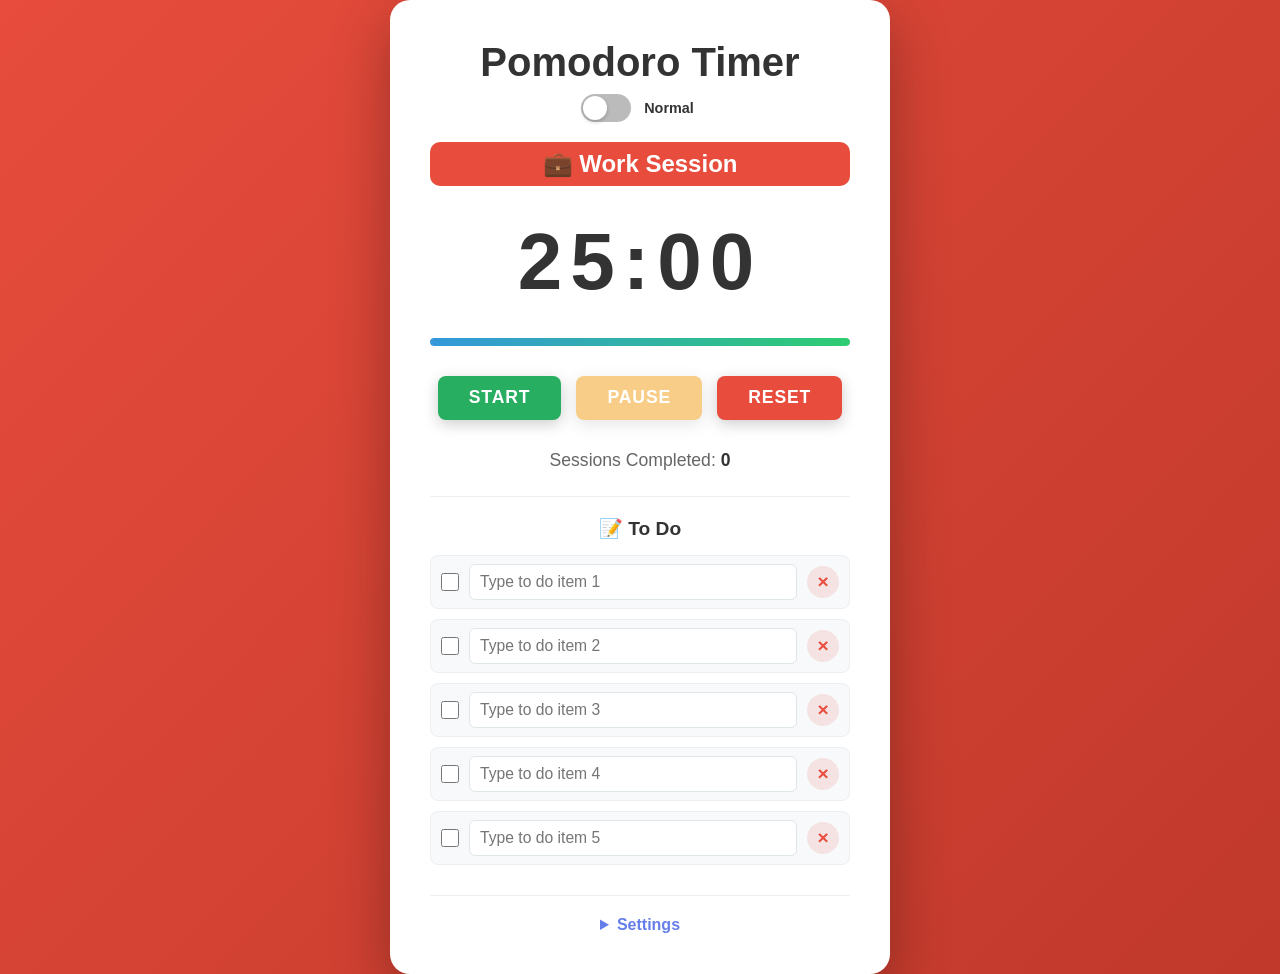
<file: index.html>
<!DOCTYPE html>
<html lang="en">
<head>
    <meta charset="UTF-8">
    <meta name="viewport" content="width=device-width, initial-scale=1.0">
    <title>Pomodoro Timer</title>
    <link rel="stylesheet" href="styles.css">
</head>
<body>
    <div class="container">
        <header>
            <div class="header-top">
                <h1>Pomodoro Timer</h1>
                <div class="theme-switcher">
                    <label class="toggle-switch" title="Toggle between Normal and Industrial theme">
                        <input type="checkbox" id="themeToggle" class="toggle-checkbox">
                        <span class="slider"></span>
                        <span class="theme-label">Normal</span>
                    </label>
                </div>
            </div>
        </header>

        <main class="timer-section">
            <!-- Session indicator -->
            <div class="session-label" id="sessionLabel">Work Session</div>

            <!-- Timer display -->
            <div class="timer-display" id="timerDisplay">25:00</div>

            <!-- Progress bar (visual feedback) -->
            <div class="progress-bar">
                <div class="progress-fill" id="progressFill"></div>
            </div>

            <!-- Control buttons -->
            <div class="button-group">
                <button class="btn btn-start" id="startBtn">Start</button>
                <button class="btn btn-pause" id="pauseBtn" disabled>Pause</button>
                <button class="btn btn-reset" id="resetBtn">Reset</button>
            </div>

            <!-- Session counter -->
            <div class="session-counter">
                <p>Sessions Completed: <span id="sessionsCompleted">0</span></p>
            </div>

            <!-- To Do List -->
            <div class="todo-section">
                <h2>📝 To Do</h2>
                <div class="todo-list">
                    <div class="todo-item">
                        <input type="checkbox" class="todo-checkbox" id="todo1">
                        <input type="text" class="todo-input" id="todoText1" placeholder="Type to do item 1">
                        <button type="button" class="todo-delete-btn" aria-label="Delete to do item">×</button>
                    </div>
                    <div class="todo-item">
                        <input type="checkbox" class="todo-checkbox" id="todo2">
                        <input type="text" class="todo-input" id="todoText2" placeholder="Type to do item 2">
                        <button type="button" class="todo-delete-btn" aria-label="Delete to do item">×</button>
                    </div>
                    <div class="todo-item">
                        <input type="checkbox" class="todo-checkbox" id="todo3">
                        <input type="text" class="todo-input" id="todoText3" placeholder="Type to do item 3">
                        <button type="button" class="todo-delete-btn" aria-label="Delete to do item">×</button>
                    </div>
                    <div class="todo-item">
                        <input type="checkbox" class="todo-checkbox" id="todo4">
                        <input type="text" class="todo-input" id="todoText4" placeholder="Type to do item 4">
                        <button type="button" class="todo-delete-btn" aria-label="Delete to do item">×</button>
                    </div>
                    <div class="todo-item">
                        <input type="checkbox" class="todo-checkbox" id="todo5">
                        <input type="text" class="todo-input" id="todoText5" placeholder="Type to do item 5">
                        <button type="button" class="todo-delete-btn" aria-label="Delete to do item">×</button>
                    </div>
                </div>
            </div>
        </main>

        <!-- Optional settings panel (hidden by default) -->
        <footer class="settings-section">
            <details>
                <summary>Settings</summary>
                <div class="settings-content">
                    <div class="setting-item">
                        <label for="workDuration">Work Duration (minutes):</label>
                        <input type="number" id="workDuration" min="1" max="60" value="25">
                    </div>
                    <div class="setting-item">
                        <label for="breakDuration">Break Duration (minutes):</label>
                        <input type="number" id="breakDuration" min="1" max="30" value="5">
                    </div>
                    <div class="setting-item">
                        <label for="chimeSound">Chime Sound:</label>
                        <select id="chimeSound">
                            <option value="none">No Sound</option>
                            <option value="gong" selected>Warm Gong</option>
                            <option value="tada">Ta Da</option>
                        </select>
                    </div>
                    <button class="btn btn-update-settings" id="updateSettingsBtn">Apply Settings</button>
                </div>
            </details>
        </footer>
    </div>

    <script src="script.js"></script>
</body>
</html>
</file>
<file: styles.css>
/* Global Styles */
* {
    margin: 0;
    padding: 0;
    box-sizing: border-box;
}

body {
    font-family: 'Segoe UI', Tahoma, Geneva, Verdana, sans-serif;
    background: linear-gradient(135deg, #667eea 0%, #764ba2 100%);
    min-height: 100vh;
    display: flex;
    justify-content: center;
    align-items: center;
    transition: background 0.5s ease;
}

/* Container */
.container {
    background: white;
    border-radius: 20px;
    padding: 40px;
    box-shadow: 0 20px 60px rgba(0, 0, 0, 0.3);
    text-align: center;
    max-width: 500px;
    width: 90%;
    transition: all 0.5s ease;
}

header {
    display: flex;
    justify-content: center;
    align-items: center;
    width: 100%;
    margin-bottom: 20px;
}

.header-top {
    display: flex;
    flex-direction: column;
    justify-content: center;
    align-items: center;
    gap: 10px;
    width: 100%;
}

header h1 {
    color: #333;
    font-size: 2.5rem;
    margin: 0;
    text-align: center;
    white-space: nowrap;
    line-height: 1.1;
}

.theme-switcher {
    display: flex;
    align-items: center;
    gap: 10px;
    justify-content: center;
    width: 100%;
}

.toggle-switch {
    position: relative;
    display: inline-flex;
    align-items: center;
    gap: 8px;
    cursor: pointer;
    user-select: none;
}

.toggle-checkbox {
    display: none;
}

.slider {
    width: 50px;
    height: 28px;
    background-color: #bbb;
    border-radius: 20px;
    transition: all 0.3s ease;
    position: relative;
    display: inline-block;
}

.slider::before {
    content: '';
    position: absolute;
    height: 24px;
    width: 24px;
    border-radius: 50%;
    background-color: white;
    top: 2px;
    left: 2px;
    transition: all 0.3s ease;
    box-shadow: 0 2px 4px rgba(0, 0, 0, 0.2);
}

.toggle-checkbox:checked + .slider {
    background-color: #667eea;
}

.toggle-checkbox:checked + .slider::before {
    transform: translateX(22px);
}

.theme-label {
    font-size: 0.9rem;
    font-weight: 600;
    color: #333;
    min-width: 60px;
    transition: all 0.3s ease;
}

/* Industrial Theme Toggle Switch */
body.industrial-theme .toggle-switch {
    opacity: 0.9;
}

body.industrial-theme .slider {
    background-color: rgba(100, 120, 150, 0.6);
    border: 1px solid rgba(100, 200, 255, 0.3);
}

body.industrial-theme .toggle-checkbox:checked + .slider {
    background-color: #667eea;
    box-shadow: 0 0 10px rgba(100, 200, 255, 0.4);
}

body.industrial-theme .theme-label {
    color: #64c8ff;
}

/* Main Timer Section */
.timer-section {
    margin: 20px 0;
}

.session-label {
    font-size: 1.5rem;
    font-weight: 600;
    margin-bottom: 20px;
    min-height: 44px;
    display: flex;
    align-items: center;
    justify-content: center;
    color: white;
    border: 1px solid transparent;
    border-radius: 10px;
    transition: all 0.5s ease;
}

.session-label.work {
    background-color: #e74c3c;
    color: white;
}

.session-label.break {
    background-color: #27ae60;
    color: white;
}

/* Timer Display */
.timer-display {
    font-size: 5rem;
    font-weight: bold;
    color: #333;
    margin: 30px 0;
    font-variant-numeric: tabular-nums;
    letter-spacing: 0.1em;
    font-family: inherit;
    transition: color 0.5s ease, text-shadow 0.5s ease;
}

.timer-display.pulse {
    animation: pulse 0.6s ease-in-out;
}

@keyframes pulse {
    0%, 100% {
        transform: scale(1);
        text-shadow: 0 0 0 rgba(231, 76, 60, 0);
    }
    50% {
        transform: scale(1.1);
        text-shadow: 0 0 20px rgba(231, 76, 60, 0.8);
    }
}

/* Progress Bar */
.progress-bar {
    width: 100%;
    height: 8px;
    background-color: #ecf0f1;
    border-radius: 10px;
    overflow: hidden;
    margin: 20px 0;
    box-shadow: inset 0 2px 4px rgba(0, 0, 0, 0.1);
}

.progress-fill {
    height: 100%;
    background: linear-gradient(90deg, #3498db, #2ecc71);
    width: 100%;
    transition: width 0.1s linear;
    border-radius: 10px;
}

/* Button Group */
.button-group {
    display: flex;
    gap: 15px;
    justify-content: center;
    margin: 30px 0;
    flex-wrap: wrap;
}

.btn {
    padding: 12px 30px;
    font-size: 1.1rem;
    font-weight: 600;
    line-height: 1;
    min-height: 44px;
    border: 1px solid transparent;
    border-radius: 8px;
    cursor: pointer;
    transition: all 0.3s ease;
    text-transform: uppercase;
    letter-spacing: 0.05em;
    box-shadow: 0 4px 15px rgba(0, 0, 0, 0.2);
}

.btn:hover:not(:disabled) {
    transform: translateY(-2px);
    box-shadow: 0 6px 20px rgba(0, 0, 0, 0.3);
}

.btn:active:not(:disabled) {
    transform: translateY(0);
    box-shadow: 0 2px 10px rgba(0, 0, 0, 0.2);
}

.btn:disabled {
    opacity: 0.5;
    cursor: not-allowed;
}

.btn-start {
    background-color: #27ae60;
    color: white;
}

.btn-start:hover:not(:disabled) {
    background-color: #229954;
}

.btn-pause {
    background-color: #f39c12;
    color: white;
}

.btn-pause:hover:not(:disabled) {
    background-color: #e67e22;
}

.btn-reset {
    background-color: #e74c3c;
    color: white;
}

.btn-reset:hover:not(:disabled) {
    background-color: #c0392b;
}

/* Session Counter */
.session-counter {
    margin-top: 20px;
    font-size: 1.1rem;
    color: #666;
}

.session-counter span {
    font-weight: 700;
    color: #333;
}

/* Session To Do List */
.todo-section {
    margin-top: 25px;
    padding-top: 20px;
    border-top: 1px solid #ecf0f1;
    text-align: left;
}

.todo-section h2 {
    font-size: 1.2rem;
    color: #333;
    margin-bottom: 15px;
    text-align: center;
}

.todo-list {
    display: flex;
    flex-direction: column;
    gap: 10px;
}

.todo-item {
    display: flex;
    align-items: center;
    gap: 10px;
    padding: 8px 10px;
    border-radius: 8px;
    background-color: #f8f9fb;
    border: 1px solid #ecf0f1;
    transition: all 0.3s ease;
}

.todo-checkbox {
    width: 18px;
    height: 18px;
    accent-color: #667eea;
    cursor: pointer;
    flex: 0 0 auto;
}

.todo-input {
    flex: 1;
    padding: 8px 10px;
    font-size: 0.98rem;
    border: 1px solid #dfe6e9;
    border-radius: 6px;
    color: #333;
    background-color: white;
    transition: all 0.3s ease;
}

.todo-input:focus {
    outline: none;
    border-color: #667eea;
    box-shadow: 0 0 0 2px rgba(102, 126, 234, 0.12);
}

.todo-input.completed {
    text-decoration: line-through;
    color: #8e9aa5;
    background-color: #f3f5f7;
}

.todo-delete-btn {
    width: 32px;
    height: 32px;
    border: none;
    border-radius: 50%;
    background-color: rgba(231, 76, 60, 0.12);
    color: #e74c3c;
    font-size: 1.2rem;
    font-weight: 700;
    line-height: 1;
    cursor: pointer;
    flex: 0 0 auto;
    transition: all 0.25s ease;
}

.todo-delete-btn:hover {
    background-color: rgba(231, 76, 60, 0.22);
    transform: scale(1.05);
}

.todo-delete-btn:focus {
    outline: none;
    box-shadow: 0 0 0 2px rgba(231, 76, 60, 0.18);
}

.todo-item.completed {
    background-color: #eefaf1;
    border-color: #c9e9d4;
}

/* Settings Section */
.settings-section {
    margin-top: 30px;
    padding-top: 20px;
    border-top: 1px solid #ecf0f1;
}

.settings-section summary {
    cursor: pointer;
    color: #667eea;
    font-weight: 600;
    font-size: 1rem;
    user-select: none;
    transition: color 0.3s ease;
}

.settings-section summary:hover {
    color: #764ba2;
}

.settings-content {
    margin-top: 15px;
    display: flex;
    flex-direction: column;
    gap: 15px;
    align-items: center;
}

.setting-item {
    display: flex;
    align-items: center;
    gap: 10px;
    width: 100%;
    max-width: 300px;
}

.setting-item label {
    flex: 1;
    text-align: right;
    font-size: 0.95rem;
    color: #555;
}

.setting-item input {
    flex: 0.5;
    padding: 8px 10px;
    font-size: 1rem;
    border: 2px solid #ecf0f1;
    border-radius: 6px;
    transition: border-color 0.3s ease;
}

.setting-item select {
    flex: 0.5;
    padding: 8px 10px;
    font-size: 1rem;
    border: 2px solid #ecf0f1;
    border-radius: 6px;
    transition: border-color 0.3s ease;
    background-color: white;
    cursor: pointer;
}

.setting-item input:focus {
    outline: none;
    border-color: #667eea;
}

.setting-item select:focus {
    outline: none;
    border-color: #667eea;
}

.btn-update-settings {
    background-color: #667eea;
    color: white;
    margin-top: 10px;
}

.btn-update-settings:hover:not(:disabled) {
    background-color: #764ba2;
}

/* Body Transition for Work/Break Mode */
body.work-mode {
    background: linear-gradient(135deg, #e74c3c 0%, #c0392b 100%);
}

body.break-mode {
    background: linear-gradient(135deg, #27ae60 0%, #229954 100%);
}

/* Responsive Design */
/* Industrial Theme - Blade Runner Cyberpunk LED Aesthetic */
body.industrial-theme {
    background: linear-gradient(135deg, #0f0f14 0%, #1a1a24 30%, #0d0d12 70%, #161620 100%);
}

body.industrial-theme .container {
    background: linear-gradient(135deg, 
        rgba(24, 24, 32, 0.95) 0%, 
        rgba(18, 22, 32, 0.97) 50%, 
        rgba(20, 18, 30, 0.95) 100%);
    border: 2px solid rgba(150, 180, 200, 0.25);
    box-shadow: 
        inset 0 0 30px rgba(0, 0, 0, 0.8),
        0 0 50px rgba(0, 200, 255, 0.1),
        0 0 80px rgba(100, 150, 200, 0.05),
        0 20px 60px rgba(0, 0, 0, 0.7);
}

body.industrial-theme header h1 {
    color: #b0d0e8;
    text-shadow: 
        0 0 10px rgba(100, 180, 220, 0.4),
        0 0 20px rgba(50, 100, 150, 0.2);
}

body.industrial-theme .session-label {
    border-color: rgba(120, 160, 200, 0.4);
    text-shadow: 0 0 8px rgba(0, 0, 0, 0.6);
    background: linear-gradient(135deg, rgba(30, 30, 45, 0.8) 0%, rgba(25, 25, 40, 0.8) 100%);
}

body.industrial-theme .session-label.work {
    background: linear-gradient(135deg, rgba(180, 60, 60, 0.7) 0%, rgba(100, 30, 30, 0.7) 100%);
    border-color: rgba(220, 100, 100, 0.5);
    color: #ffb3b3;
    text-shadow: 0 0 12px rgba(255, 100, 100, 0.3);
}

body.industrial-theme .session-label.break {
    background: linear-gradient(135deg, rgba(60, 140, 100, 0.7) 0%, rgba(30, 90, 60, 0.7) 100%);
    border-color: rgba(100, 200, 150, 0.5);
    color: #b3e5cc;
    text-shadow: 0 0 12px rgba(100, 220, 150, 0.3);
}

body.industrial-theme .timer-display {
    color: #9bc4d8;
    text-shadow: 
        0 0 8px rgba(100, 180, 220, 0.3),
        0 0 20px rgba(50, 100, 150, 0.15),
        0 0 40px rgba(0, 100, 150, 0.1);
}

body.industrial-theme .progress-bar {
    background: linear-gradient(90deg, rgba(30, 40, 60, 0.6) 0%, rgba(25, 35, 55, 0.6) 100%);
    border: 1px solid rgba(100, 150, 180, 0.3);
    box-shadow: 
        inset 0 0 15px rgba(0, 0, 0, 0.6),
        inset 0 0 5px rgba(100, 180, 220, 0.1);
}

body.industrial-theme .progress-fill {
    background: linear-gradient(90deg, 
        rgba(100, 180, 220, 0.7) 0%, 
        rgba(80, 160, 200, 0.8) 50%, 
        rgba(100, 180, 220, 0.7) 100%);
    box-shadow: 
        0 0 10px rgba(100, 180, 220, 0.5),
        inset 0 1px 0 rgba(200, 240, 255, 0.3);
}

body.industrial-theme .btn {
    border-color: rgba(120, 160, 200, 0.4);
    text-shadow: 0 0 8px rgba(0, 0, 0, 0.7);
    box-shadow: 
        0 0 12px rgba(100, 150, 200, 0.15),
        inset 0 1px 0 rgba(200, 220, 240, 0.1),
        0 4px 15px rgba(0, 0, 0, 0.5);
    transition: all 0.2s ease;
}

body.industrial-theme .btn-start {
    background: linear-gradient(135deg, 
        rgba(70, 140, 100, 0.75) 0%, 
        rgba(40, 100, 70, 0.75) 100%);
    color: #a8d5b8;
}

body.industrial-theme .btn-start:hover:not(:disabled) {
    background: linear-gradient(135deg, 
        rgba(90, 160, 120, 0.85) 0%, 
        rgba(60, 120, 90, 0.85) 100%);
    box-shadow: 
        0 0 20px rgba(100, 200, 150, 0.4),
        inset 0 1px 0 rgba(200, 240, 200, 0.2),
        0 6px 20px rgba(0, 0, 0, 0.5);
}

body.industrial-theme .btn-pause {
    background: linear-gradient(135deg, 
        rgba(160, 120, 40, 0.75) 0%, 
        rgba(110, 80, 20, 0.75) 100%);
    color: #e5d5a8;
}

body.industrial-theme .btn-pause:hover:not(:disabled) {
    background: linear-gradient(135deg, 
        rgba(180, 140, 60, 0.85) 0%, 
        rgba(130, 100, 40, 0.85) 100%);
    box-shadow: 
        0 0 20px rgba(200, 160, 80, 0.4),
        inset 0 1px 0 rgba(240, 220, 160, 0.2),
        0 6px 20px rgba(0, 0, 0, 0.5);
}

body.industrial-theme .btn-reset {
    background: linear-gradient(135deg, 
        rgba(160, 70, 70, 0.75) 0%, 
        rgba(110, 40, 40, 0.75) 100%);
    color: #e5b8b8;
}

body.industrial-theme .btn-reset:hover:not(:disabled) {
    background: linear-gradient(135deg, 
        rgba(180, 90, 90, 0.85) 0%, 
        rgba(130, 60, 60, 0.85) 100%);
    box-shadow: 
        0 0 20px rgba(220, 100, 100, 0.4),
        inset 0 1px 0 rgba(240, 180, 180, 0.2),
        0 6px 20px rgba(0, 0, 0, 0.5);
}

body.industrial-theme .session-counter {
    color: rgba(150, 180, 200, 0.8);
}

body.industrial-theme .session-counter span {
    color: #b8d8e8;
    text-shadow: 0 0 8px rgba(100, 180, 220, 0.25);
}

body.industrial-theme .todo-section {
    border-top: 1px solid rgba(100, 150, 180, 0.25);
}

body.industrial-theme .todo-section h2 {
    color: #b0d0e8;
    text-shadow: 0 0 10px rgba(100, 180, 220, 0.25);
}

body.industrial-theme .todo-item {
    background: linear-gradient(135deg, rgba(22, 28, 40, 0.92) 0%, rgba(18, 24, 36, 0.92) 100%);
    border-color: rgba(100, 150, 180, 0.25);
}

body.industrial-theme .todo-checkbox {
    accent-color: #7fc7e8;
}

body.industrial-theme .todo-input {
    background-color: rgba(12, 18, 28, 0.95);
    border: 1px solid rgba(100, 150, 180, 0.3);
    color: #c2d8e8;
}

body.industrial-theme .todo-input:focus {
    border-color: rgba(120, 180, 220, 0.55);
    box-shadow: 0 0 0 2px rgba(100, 180, 220, 0.15);
}

body.industrial-theme .todo-input.completed {
    color: rgba(150, 180, 200, 0.7);
    background-color: rgba(10, 16, 24, 0.96);
}

body.industrial-theme .todo-delete-btn {
    background-color: rgba(180, 70, 70, 0.12);
    color: #ffb3b3;
    border: 1px solid rgba(220, 100, 100, 0.25);
}

body.industrial-theme .todo-delete-btn:hover {
    background-color: rgba(180, 70, 70, 0.25);
    box-shadow: 0 0 12px rgba(220, 100, 100, 0.2);
}

body.industrial-theme .todo-delete-btn:focus {
    box-shadow: 0 0 0 2px rgba(220, 100, 100, 0.2);
}

body.industrial-theme .todo-item.completed {
    background: linear-gradient(135deg, rgba(18, 34, 30, 0.95) 0%, rgba(14, 28, 24, 0.95) 100%);
    border-color: rgba(100, 200, 150, 0.25);
}

body.industrial-theme .settings-section {
    border-top: 1px solid rgba(100, 150, 180, 0.25);
}

body.industrial-theme .settings-section summary {
    color: #a0c8d8;
}

body.industrial-theme .settings-section summary:hover {
    color: #b8d8e8;
    text-shadow: 0 0 8px rgba(100, 180, 220, 0.3);
}

body.industrial-theme .setting-item label {
    color: rgba(150, 180, 200, 0.85);
}

body.industrial-theme .setting-item input {
    background-color: rgba(20, 28, 40, 0.9);
    border: 1px solid rgba(100, 150, 180, 0.3);
    color: #a8d0e0;
}

body.industrial-theme .setting-item input:focus {
    border-color: rgba(120, 170, 200, 0.6);
    background-color: rgba(25, 35, 50, 0.95);
    box-shadow: 
        inset 0 0 8px rgba(100, 180, 220, 0.15),
        0 0 12px rgba(100, 180, 220, 0.2);
}

body.industrial-theme .btn-update-settings {
    background: linear-gradient(135deg, 
        rgba(100, 150, 180, 0.65) 0%, 
        rgba(80, 130, 160, 0.65) 100%);
    border: 1px solid rgba(120, 160, 200, 0.4);
    color: #d0e0f0;
}

body.industrial-theme .btn-update-settings:hover:not(:disabled) {
    background: linear-gradient(135deg, 
        rgba(120, 170, 200, 0.75) 0%, 
        rgba(100, 150, 180, 0.75) 100%);
    box-shadow: 
        0 0 18px rgba(100, 180, 220, 0.35),
        inset 0 1px 0 rgba(220, 240, 255, 0.15);
}

@media (max-width: 600px) {
    .container {
        padding: 30px 20px;
    }

    .header-top {
        flex-direction: column;
        gap: 15px;
    }

    header h1 {
        white-space: normal;
    }

    .theme-label {
        min-width: 50px;
    }

    header h1 {
        font-size: 1.8rem;
    }

    .timer-display {
        font-size: 3.7rem;
    }

    .btn {
        padding: 10px 20px;
        font-size: 0.95rem;
        min-height: 44px;
    }

    .button-group {
        gap: 10px;
    }

    .session-label {
        font-size: 1.1rem;
    }
}

@media (max-width: 400px) {
    .container {
        padding: 20px 15px;
    }

    header h1 {
        font-size: 1.5rem;
        margin-bottom: 20px;
    }

    .timer-display {
        font-size: 3rem;
        margin: 20px 0;
    }

    .btn {
        padding: 8px 15px;
        font-size: 0.85rem;
        flex: 1;
        min-height: 44px;
    }

    .button-group {
        gap: 8px;
    }

    .todo-item {
        gap: 8px;
        padding: 8px;
    }

    .todo-input {
        font-size: 0.92rem;
        padding: 7px 8px;
    }

    .todo-delete-btn {
        width: 28px;
        height: 28px;
        font-size: 1rem;
    }
}
</file>
